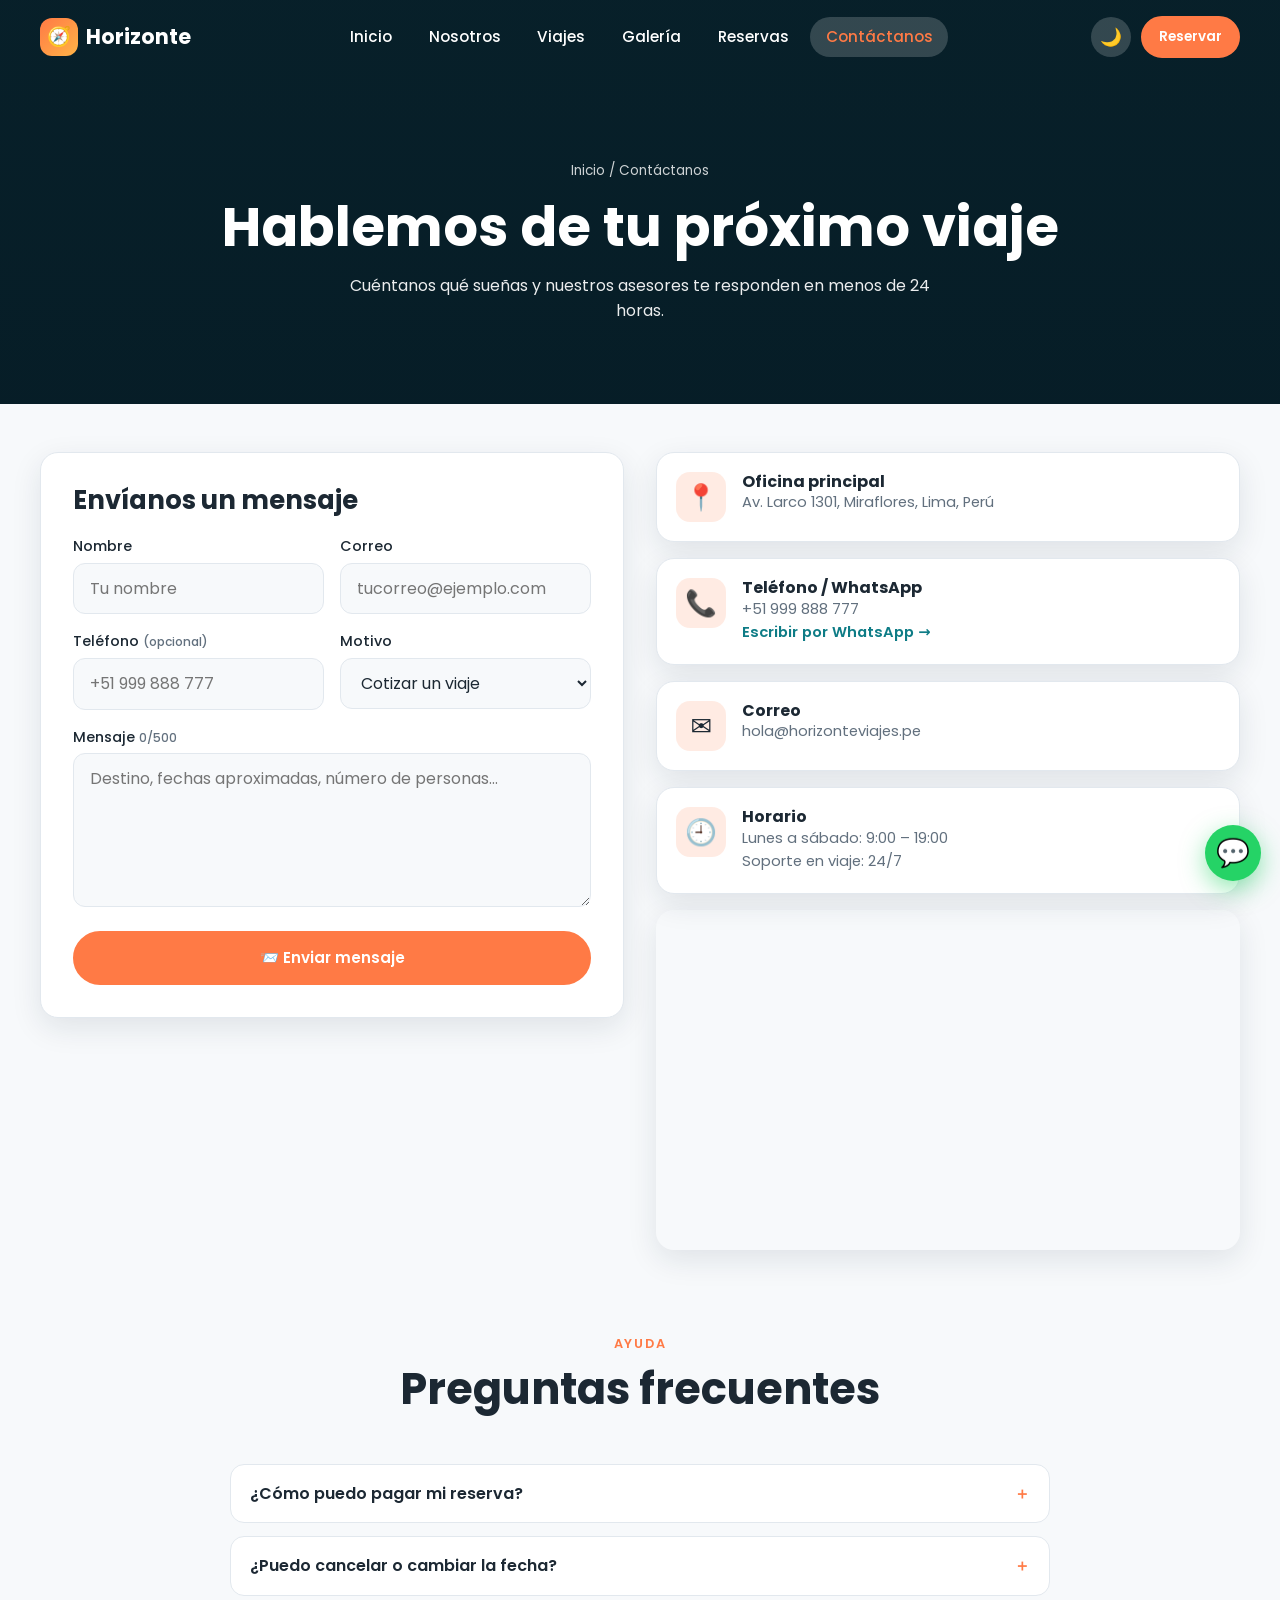
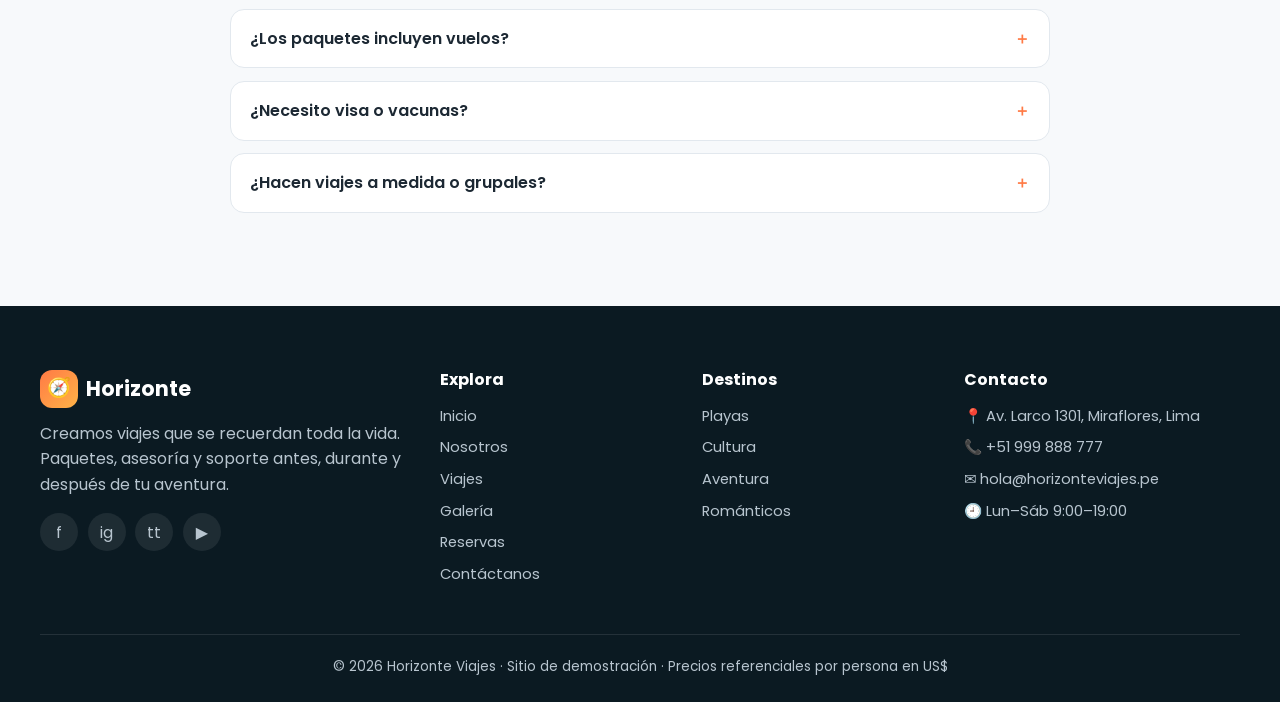
<file: contacto.html>
<!DOCTYPE html>
<html lang="es">
<head>
<meta charset="UTF-8">
<meta name="viewport" content="width=device-width, initial-scale=1">
<title>Contáctanos · Horizonte Viajes</title>
<meta name="description" content="Escríbenos o visítanos. Te ayudamos a planear tu viaje ideal.">
<link rel="preconnect" href="https://fonts.googleapis.com">
<link rel="preconnect" href="https://fonts.gstatic.com" crossorigin>
<link href="https://fonts.googleapis.com/css2?family=Poppins:wght@400;500;600;700&display=swap" rel="stylesheet">
<link rel="stylesheet" href="css/styles.css">
</head>
<body data-page="contacto.html">
<div id="site-header"></div>
<main>
  <section class="page-hero" style="background-image:url('https://images.unsplash.com/photo-1530521954074-e64f6810b32d?auto=format&fit=crop&w=1600&q=70')">
    <div class="container">
      <div class="crumbs"><a href="index.html">Inicio</a> / Contáctanos</div>
      <h1>Hablemos de tu próximo viaje</h1>
      <p>Cuéntanos qué sueñas y nuestros asesores te responden en menos de 24 horas.</p>
    </div>
  </section>
  <section style="padding-top:3rem">
    <div class="container grid" style="grid-template-columns:repeat(auto-fit,minmax(320px,1fr));gap:2rem;align-items:start">
      <div class="form-card reveal">
        <h2 style="font-size:1.6rem;margin-bottom:1.2rem">Envíanos un mensaje</h2>
        <form id="contactForm" novalidate>
          <div class="row">
            <div class="field"><label for="cn">Nombre</label><input id="cn" autocomplete="name" placeholder="Tu nombre"><div class="msg">Ingresa tu nombre.</div></div>
            <div class="field"><label for="ce">Correo</label><input id="ce" type="email" autocomplete="email" placeholder="tucorreo@ejemplo.com"><div class="msg">Correo inválido.</div></div>
          </div>
          <div class="row">
            <div class="field"><label for="ct">Teléfono <small style="color:var(--muted)">(opcional)</small></label><input id="ct" type="tel" placeholder="+51 999 888 777"></div>
            <div class="field"><label for="cs">Motivo</label>
              <select id="cs"><option>Cotizar un viaje</option><option>Viaje a medida</option><option>Grupos o empresas</option><option>Estado de mi reserva</option><option>Otro</option></select></div>
          </div>
          <div class="field"><label for="cm">Mensaje <small style="color:var(--muted)" id="cc">0/500</small></label>
            <textarea id="cm" rows="5" maxlength="500" placeholder="Destino, fechas aproximadas, número de personas..."></textarea><div class="msg">Escribe al menos 10 caracteres.</div></div>
          <button class="btn btn-block" type="submit">📨 Enviar mensaje</button>
        </form>
      </div>

      <div style="display:grid;gap:1rem" class="reveal">
        <div class="info-box"><div class="ic">📍</div><div><h4>Oficina principal</h4><p>Av. Larco 1301, Miraflores, Lima, Perú</p></div></div>
        <div class="info-box"><div class="ic">📞</div><div><h4>Teléfono / WhatsApp</h4><p>+51 999 888 777<br><a href="https://wa.me/51999888777" target="_blank" rel="noopener" style="color:var(--primary);font-weight:600">Escribir por WhatsApp →</a></p></div></div>
        <div class="info-box"><div class="ic">✉️</div><div><h4>Correo</h4><p>hola@horizonteviajes.pe</p></div></div>
        <div class="info-box"><div class="ic">🕘</div><div><h4>Horario</h4><p>Lunes a sábado: 9:00 – 19:00<br>Soporte en viaje: 24/7</p></div></div>
        <iframe class="map" title="Mapa de la oficina en Miraflores, Lima" loading="lazy"
          src="https://www.openstreetmap.org/export/embed.html?bbox=-77.0450%2C-12.1270%2C-77.0150%2C-12.1070&layer=mapnik&marker=-12.1170%2C-77.0300"></iframe>
      </div>
    </div>
  </section>
  <section style="padding-top:0">
    <div class="container" style="max-width:820px">
      <div class="section-head reveal"><span class="eyebrow">Ayuda</span><h2>Preguntas frecuentes</h2></div>
      <div id="faq"></div>
    </div>
  </section>
</main>
<div id="site-footer"></div>
<script src="js/data.js"></script>
<script src="js/main.js"></script>
<script src="js/contacto.js"></script>
</body>
</html>
</file>
<file: css/styles.css>
:root{
  --primary:#0e7c86; --primary-d:#0a5b63; --accent:#ff7a45; --accent-d:#e8602a;
  --bg:#f7f9fb; --surface:#ffffff; --text:#1c2833; --muted:#62707e; --border:#e2e8ee;
  --shadow:0 10px 30px rgba(15,40,60,.10); --shadow-lg:0 20px 50px rgba(15,40,60,.18);
  --radius:18px; --maxw:1200px;
  --font:'Poppins',system-ui,-apple-system,'Segoe UI',sans-serif;
}
[data-theme="dark"]{
  --bg:#0d1419; --surface:#16202a; --text:#e8eef3; --muted:#9aa9b6; --border:#243442;
  --shadow:0 10px 30px rgba(0,0,0,.4); --shadow-lg:0 20px 50px rgba(0,0,0,.55);
}
*{box-sizing:border-box;margin:0;padding:0}
html{scroll-behavior:smooth}
body{font-family:var(--font);background:var(--bg);color:var(--text);line-height:1.6;transition:background .3s,color .3s}
img{max-width:100%;display:block}
a{color:inherit;text-decoration:none}
ul{list-style:none}
button,input,select,textarea{font:inherit;color:inherit}
.container{width:min(100% - 2.4rem,var(--maxw));margin-inline:auto}
section{padding:5rem 0}
.section-head{text-align:center;max-width:680px;margin:0 auto 3rem}
.eyebrow{display:inline-block;color:var(--accent);font-weight:600;letter-spacing:.14em;text-transform:uppercase;font-size:.8rem;margin-bottom:.6rem}
h1,h2,h3,h4{line-height:1.2}
h2{font-size:clamp(1.8rem,3.4vw,2.7rem);margin-bottom:.8rem}
.section-head p{color:var(--muted)}
.grid{display:grid;gap:1.6rem}
.g3{grid-template-columns:repeat(auto-fill,minmax(310px,1fr))}
.g4{grid-template-columns:repeat(auto-fit,minmax(230px,1fr))}
.g2{grid-template-columns:repeat(auto-fit,minmax(320px,1fr))}

/* ===== buttons.css ===== */
.btn{display:inline-flex;align-items:center;justify-content:center;gap:.5rem;padding:.8rem 1.6rem;border-radius:999px;border:2px solid var(--accent);background:var(--accent);color:#fff;font-weight:600;cursor:pointer;transition:.25s;font-size:.95rem}
.btn:hover{background:var(--accent-d);border-color:var(--accent-d);transform:translateY(-2px);box-shadow:0 8px 20px rgba(255,122,69,.35)}
.btn-ghost{background:transparent;color:var(--text);border-color:var(--border)}
.btn-ghost:hover{background:var(--primary);border-color:var(--primary);color:#fff;box-shadow:none}
.btn-light{background:#fff;color:var(--primary-d);border-color:#fff}
.btn-light:hover{background:#fff;color:var(--accent);border-color:#fff}
.btn-sm{padding:.5rem 1rem;font-size:.85rem}
.btn-block{width:100%}
.btn:disabled{opacity:.5;cursor:not-allowed;transform:none;box-shadow:none}

/* ===== header.css ===== */
.header{position:fixed;inset:0 0 auto 0;z-index:100;transition:.3s;padding:1rem 0}
.header.scrolled,.header.solid{background:color-mix(in srgb,var(--surface) 92%,transparent);backdrop-filter:blur(12px);box-shadow:0 2px 20px rgba(0,0,0,.08);padding:.6rem 0}
.nav{display:flex;align-items:center;justify-content:space-between;gap:1rem}
.logo{display:flex;align-items:center;gap:.5rem;font-weight:700;font-size:1.3rem;color:#fff}
.logo span.ic{display:grid;place-items:center;width:38px;height:38px;border-radius:12px;background:linear-gradient(135deg,var(--accent),#ffb347);font-size:1.2rem}
.header.scrolled .logo,.header.solid .logo{color:var(--text)}
.nav-links{display:flex;align-items:center;gap:.4rem}
.nav-links a{padding:.5rem .95rem;border-radius:999px;color:#fff;font-weight:500;font-size:.95rem;transition:.2s}
.header.scrolled .nav-links a,.header.solid .nav-links a{color:var(--text)}
.nav-links a:hover,.nav-links a.active{background:rgba(255,255,255,.18);color:var(--accent)}
.header.scrolled .nav-links a:hover,.header.scrolled .nav-links a.active,.header.solid .nav-links a:hover,.header.solid .nav-links a.active{background:color-mix(in srgb,var(--accent) 12%,transparent)}
.nav-actions{display:flex;align-items:center;gap:.6rem}
.icon-btn{width:40px;height:40px;border-radius:50%;border:none;background:rgba(255,255,255,.18);color:#fff;cursor:pointer;font-size:1.1rem;display:grid;place-items:center;transition:.2s}
.header.scrolled .icon-btn,.header.solid .icon-btn{background:var(--bg);color:var(--text)}
.icon-btn:hover{transform:scale(1.08)}
.burger{display:none}
@media(max-width:900px){
  .burger{display:grid}
  .nav-links{position:fixed;inset:0 0 0 auto;width:min(80vw,320px);background:var(--surface);flex-direction:column;align-items:stretch;padding:5rem 1.5rem;transform:translateX(100%);transition:.3s;box-shadow:var(--shadow-lg)}
  .nav-links.open{transform:none}
  .nav-links a{color:var(--text)!important;font-size:1.05rem}
  .nav-cta{display:none}
}

/* ===== hero.css =====*/
.hero{position:relative;min-height:100vh;display:flex;align-items:center;color:#fff;padding:7rem 0 5rem;background:#0b2a33 center/cover no-repeat;overflow:hidden}
.hero::before{content:"";position:absolute;inset:0;background:linear-gradient(180deg,rgba(5,25,35,.55),rgba(5,25,35,.35) 45%,rgba(5,25,35,.8))}
.hero-slides{position:absolute;inset:0}
.hero-slides div{position:absolute;inset:0;background-size:cover;background-position:center;opacity:0;transition:opacity 1.6s;transform:scale(1.05)}
.hero-slides div.on{opacity:1;animation:kb 12s linear forwards}
@keyframes kb{to{transform:scale(1.15)}}
.hero .container{position:relative;z-index:2}
.hero h1{font-size:clamp(2.3rem,6vw,4.4rem);max-width:800px;margin-bottom:1rem;text-shadow:0 4px 24px rgba(0,0,0,.4)}
.hero h1 em{font-style:normal;color:#ffb347}
.hero p.lead{font-size:clamp(1rem,1.6vw,1.25rem);max-width:600px;opacity:.95;margin-bottom:2rem}
.search-box{display:grid;grid-template-columns:repeat(auto-fit,minmax(170px,1fr));gap:.8rem;background:var(--surface);color:var(--text);padding:1rem;border-radius:22px;box-shadow:var(--shadow-lg);max-width:900px;margin-top:2.2rem}
.search-box label{display:block;font-size:.72rem;font-weight:600;color:var(--muted);text-transform:uppercase;letter-spacing:.08em;margin-bottom:.2rem}
.search-box select,.search-box input{width:100%;padding:.65rem .8rem;border:1.5px solid var(--border);border-radius:12px;background:var(--bg)}
.search-box .btn{align-self:end;height:46px}
.hero-dots{position:absolute;bottom:1.6rem;left:50%;transform:translateX(-50%);display:flex;gap:.5rem;z-index:3}
.hero-dots button{width:10px;height:10px;border-radius:50%;border:none;background:rgba(255,255,255,.5);cursor:pointer}
.hero-dots button.on{background:var(--accent);width:28px;border-radius:6px}
.page-hero{position:relative;padding:10rem 0 5rem;color:#fff;text-align:center;background:#0b2a33 center/cover}
.page-hero::before{content:"";position:absolute;inset:0;background:linear-gradient(180deg,rgba(5,25,35,.6),rgba(5,25,35,.75))}
.page-hero .container{position:relative}
.page-hero h1{font-size:clamp(2rem,5vw,3.4rem)}
.page-hero p{max-width:620px;margin:.8rem auto 0;opacity:.92}
.crumbs{font-size:.85rem;opacity:.8;margin-bottom:.8rem}

/* ===== stats-features.css =====*/
.stats{background:linear-gradient(135deg,var(--primary),var(--primary-d));color:#fff;padding:3rem 0}
.stat{text-align:center}
.stat b{display:block;font-size:2.6rem;line-height:1.1}
.stat span{opacity:.85;font-size:.95rem}
.feature{background:var(--surface);padding:2rem 1.6rem;border-radius:var(--radius);box-shadow:var(--shadow);text-align:center;transition:.3s;border:1px solid var(--border)}
.feature:hover{transform:translateY(-8px);box-shadow:var(--shadow-lg)}
.feature .ic{width:64px;height:64px;margin:0 auto 1rem;border-radius:20px;display:grid;place-items:center;font-size:1.9rem;background:color-mix(in srgb,var(--primary) 14%,transparent)}
.feature p{color:var(--muted);font-size:.93rem;margin-top:.4rem}

/* ===== cards.css ===== */
.card{background:var(--surface);border-radius:var(--radius);overflow:hidden;box-shadow:var(--shadow);transition:.35s;border:1px solid var(--border);display:flex;flex-direction:column}
.card:hover{transform:translateY(-8px);box-shadow:var(--shadow-lg)}
.card-img{position:relative;aspect-ratio:4/3;overflow:hidden;background:linear-gradient(135deg,#0e7c86,#ffb347)}
.card-img img{width:100%;height:100%;object-fit:cover;transition:transform .7s}
.card:hover .card-img img{transform:scale(1.1)}
.badge{position:absolute;top:12px;left:12px;background:var(--accent);color:#fff;font-weight:600;font-size:.78rem;padding:.3rem .75rem;border-radius:999px}
.badge.alt{background:var(--primary)}
.fav{position:absolute;top:10px;right:10px;width:38px;height:38px;border-radius:50%;border:none;background:rgba(255,255,255,.92);cursor:pointer;font-size:1.1rem;color:#aaa;transition:.2s}
.fav:hover{transform:scale(1.15)}
.fav.on{color:#e8334a}
.rating{position:absolute;bottom:12px;left:12px;background:rgba(0,0,0,.6);color:#fff;font-size:.8rem;padding:.2rem .6rem;border-radius:999px;backdrop-filter:blur(4px)}
.card-body{padding:1.2rem 1.3rem 1.4rem;display:flex;flex-direction:column;gap:.5rem;flex:1}
.meta{font-size:.82rem;color:var(--muted);display:flex;gap:.8rem;flex-wrap:wrap}
.card-body p{color:var(--muted);font-size:.9rem;flex:1}
.card-foot{display:flex;align-items:center;justify-content:space-between;gap:.5rem;margin-top:.6rem;flex-wrap:wrap}
.price small{display:block;font-size:.7rem;color:var(--muted);line-height:1}
.price b{font-size:1.5rem;color:var(--primary)}
.price s{font-size:.85rem;color:var(--muted);margin-left:.3rem}
.card-actions{display:flex;gap:.4rem}

/* ===== deals-steps.css ===== */
.deal{background:linear-gradient(120deg,var(--primary-d),var(--primary) 55%,#17a2b0);color:#fff;border-radius:28px;padding:3rem;display:grid;grid-template-columns:1.2fr 1fr;gap:2rem;align-items:center;position:relative;overflow:hidden}
.deal::after{content:"✈";position:absolute;right:-20px;top:-40px;font-size:15rem;opacity:.07;transform:rotate(15deg)}
.deal h2{color:#fff}
.countdown{display:flex;gap:.8rem}
.countdown div{background:rgba(255,255,255,.16);border-radius:16px;padding:.8rem 1rem;text-align:center;min-width:72px;backdrop-filter:blur(6px)}
.countdown b{display:block;font-size:1.9rem;line-height:1}
.countdown span{font-size:.72rem;text-transform:uppercase;letter-spacing:.08em}
@media(max-width:800px){.deal{grid-template-columns:1fr;padding:2rem}}
.steps{counter-reset:s}
.step-card{position:relative;padding:2rem 1.5rem 1.6rem;background:var(--surface);border-radius:var(--radius);border:1px solid var(--border);box-shadow:var(--shadow)}
.step-card::before{counter-increment:s;content:counter(s);position:absolute;top:-18px;left:1.4rem;width:40px;height:40px;border-radius:50%;background:var(--accent);color:#fff;display:grid;place-items:center;font-weight:700}
.step-card p{color:var(--muted);font-size:.92rem}

/* ===== testimonials-cta.css ===== */
.slider{position:relative;max-width:820px;margin:auto;overflow:hidden}
.slides{display:flex;transition:transform .6s cubic-bezier(.65,0,.35,1)}
.slide{min-width:100%;padding:.5rem}
.quote{background:var(--surface);border-radius:var(--radius);padding:2.2rem;box-shadow:var(--shadow);border:1px solid var(--border);text-align:center}
.quote p{font-size:1.1rem;font-style:italic;margin-bottom:1.2rem}
.quote .who{display:flex;align-items:center;justify-content:center;gap:.8rem}
.quote .av{width:52px;height:52px;border-radius:50%;object-fit:cover;background:var(--primary)}
.stars{color:#ffb400;letter-spacing:2px}
.slider-nav{display:flex;justify-content:center;gap:.5rem;margin-top:1.2rem}
.slider-nav button{width:10px;height:10px;border-radius:50%;border:none;background:var(--border);cursor:pointer}
.slider-nav button.on{background:var(--accent);width:28px;border-radius:6px}
.cta{background:#0b2a33 center/cover;color:#fff;position:relative;text-align:center;border-radius:28px;padding:4rem 2rem;overflow:hidden}
.cta::before{content:"";position:absolute;inset:0;background:rgba(5,25,35,.65)}
.cta>*{position:relative}
.newsletter{display:flex;gap:.6rem;max-width:520px;margin:1.5rem auto 0;flex-wrap:wrap;justify-content:center}
.newsletter input{flex:1;min-width:220px;padding:.85rem 1.2rem;border-radius:999px;border:none;background:#fff;color:#222}

/* ===== filters.css ===== */
.filters{background:var(--surface);border:1px solid var(--border);border-radius:var(--radius);padding:1.2rem;box-shadow:var(--shadow);display:grid;grid-template-columns:2fr repeat(3,1fr);gap:1rem;margin-bottom:1.4rem;align-items:end}
.filters label{font-size:.72rem;font-weight:600;text-transform:uppercase;letter-spacing:.08em;color:var(--muted);display:block;margin-bottom:.25rem}
.filters input,.filters select{width:100%;padding:.65rem .8rem;border-radius:12px;border:1.5px solid var(--border);background:var(--bg)}
@media(max-width:850px){.filters{grid-template-columns:1fr 1fr}}
.chips{display:flex;flex-wrap:wrap;gap:.5rem;margin-bottom:1.6rem}
.chip{padding:.45rem 1.1rem;border-radius:999px;border:1.5px solid var(--border);background:var(--surface);cursor:pointer;font-size:.88rem;font-weight:500;transition:.2s}
.chip.on,.chip:hover{background:var(--primary);color:#fff;border-color:var(--primary)}
.result-bar{display:flex;justify-content:space-between;align-items:center;margin-bottom:1rem;color:var(--muted);font-size:.92rem;flex-wrap:wrap;gap:.5rem}
.empty{text-align:center;padding:4rem 1rem;color:var(--muted);grid-column:1/-1}

/* ===== modal-lightbox.css ===== */
.overlay{position:fixed;inset:0;background:rgba(5,15,22,.75);backdrop-filter:blur(4px);z-index:300;display:none;align-items:center;justify-content:center;padding:1rem}
.overlay.open{display:flex;animation:fade .25s}
@keyframes fade{from{opacity:0}}
.modal{background:var(--surface);border-radius:24px;max-width:900px;width:100%;max-height:92vh;overflow:auto;position:relative;display:grid;grid-template-columns:1fr 1fr}
.modal-img{min-height:320px;background:center/cover}
.modal-body{padding:2rem}
.modal-body ul.inc{margin:1rem 0;display:grid;gap:.4rem;font-size:.93rem}
.modal-body ul.inc li::before{content:"✔";color:var(--primary);margin-right:.5rem;font-weight:700}
.close{position:absolute;top:12px;right:12px;width:40px;height:40px;border-radius:50%;border:none;background:rgba(0,0,0,.55);color:#fff;font-size:1.2rem;cursor:pointer;z-index:2}
@media(max-width:760px){.modal{grid-template-columns:1fr}.modal-img{min-height:220px}}
.lightbox img{max-width:92vw;max-height:84vh;border-radius:16px;box-shadow:var(--shadow-lg)}
.lightbox .cap{position:absolute;bottom:1.4rem;left:0;right:0;text-align:center;color:#fff;font-weight:500}
.lb-nav{position:absolute;top:50%;transform:translateY(-50%);width:48px;height:48px;border-radius:50%;border:none;background:rgba(255,255,255,.2);color:#fff;font-size:1.4rem;cursor:pointer}
.lb-prev{left:1rem}.lb-next{right:1rem}


/* ===== gallery.css ===== */
.masonry{columns:4 240px;column-gap:1rem}
.m-item{position:relative;margin-bottom:1rem;border-radius:16px;overflow:hidden;cursor:zoom-in;break-inside:avoid;background:linear-gradient(135deg,#0e7c86,#ffb347);min-height:140px}
.m-item img{width:100%;transition:transform .6s}
.m-item:hover img{transform:scale(1.08)}
.m-item span{position:absolute;inset:auto 0 0 0;padding:1.5rem .9rem .7rem;color:#fff;font-weight:600;background:linear-gradient(transparent,rgba(0,0,0,.75));opacity:0;transition:.3s}
.m-item:hover span{opacity:1}

/* ===== forms.css ===== */
.form-card{background:var(--surface);border:1px solid var(--border);border-radius:var(--radius);padding:2rem;box-shadow:var(--shadow)}
.field{margin-bottom:1rem}
.field label{display:block;font-weight:500;font-size:.9rem;margin-bottom:.3rem}
.field input,.field select,.field textarea{width:100%;padding:.75rem 1rem;border-radius:12px;border:1.5px solid var(--border);background:var(--bg);transition:.2s}
.field input:focus,.field select:focus,.field textarea:focus{outline:none;border-color:var(--primary);box-shadow:0 0 0 4px color-mix(in srgb,var(--primary) 18%,transparent)}
.field.err input,.field.err select,.field.err textarea{border-color:#e8334a}
.field .msg{display:none;color:#e8334a;font-size:.8rem;margin-top:.25rem}
.field.err .msg{display:block}
.row{display:grid;grid-template-columns:1fr 1fr;gap:1rem}
@media(max-width:600px){.row{grid-template-columns:1fr}}
.info-box{display:flex;gap:1rem;align-items:flex-start;padding:1.2rem;background:var(--surface);border:1px solid var(--border);border-radius:var(--radius);box-shadow:var(--shadow)}
.info-box .ic{font-size:1.6rem;width:50px;height:50px;border-radius:14px;display:grid;place-items:center;background:color-mix(in srgb,var(--accent) 15%,transparent);flex-shrink:0}
.info-box p{color:var(--muted);font-size:.92rem}
.map{border:0;width:100%;height:340px;border-radius:var(--radius);box-shadow:var(--shadow)}
details{background:var(--surface);border:1px solid var(--border);border-radius:14px;padding:1rem 1.2rem;margin-bottom:.8rem}
details summary{cursor:pointer;font-weight:600;list-style:none;display:flex;justify-content:space-between}
details summary::after{content:"＋";color:var(--accent)}
details[open] summary::after{content:"－"}
details p{margin-top:.7rem;color:var(--muted)}

/* ===== booking.css ===== */
.booking{display:grid;grid-template-columns:1.6fr 1fr;gap:2rem;align-items:start}
@media(max-width:960px){.booking{grid-template-columns:1fr}}
.progress{display:flex;justify-content:space-between;margin-bottom:2rem;position:relative}
.progress::before{content:"";position:absolute;top:19px;left:5%;right:5%;height:3px;background:var(--border)}
.pstep{position:relative;text-align:center;flex:1;font-size:.78rem;color:var(--muted)}
.pstep i{display:grid;place-items:center;width:40px;height:40px;margin:0 auto .3rem;border-radius:50%;background:var(--surface);border:3px solid var(--border);font-style:normal;font-weight:700;position:relative;z-index:1;transition:.3s}
.pstep.on i{border-color:var(--accent);color:var(--accent)}
.pstep.done i{background:var(--primary);border-color:var(--primary);color:#fff}
.wstep{display:none;animation:fade .35s}
.wstep.on{display:block}
.wnav{display:flex;justify-content:space-between;gap:1rem;margin-top:1.5rem}
.counter{display:flex;align-items:center;gap:.8rem}
.counter button{width:38px;height:38px;border-radius:50%;border:1.5px solid var(--border);background:var(--bg);cursor:pointer;font-size:1.2rem}
.counter button:hover{background:var(--primary);color:#fff;border-color:var(--primary)}
.counter b{min-width:24px;text-align:center}
.opt-grid{display:grid;grid-template-columns:repeat(auto-fit,minmax(200px,1fr));gap:.8rem}
.opt{border:2px solid var(--border);border-radius:14px;padding:1rem;cursor:pointer;transition:.2s;display:flex;gap:.7rem;align-items:flex-start;background:var(--bg)}
.opt:has(input:checked){border-color:var(--accent);background:color-mix(in srgb,var(--accent) 8%,transparent)}
.opt input{accent-color:var(--accent);margin-top:.3rem}
.opt small{display:block;color:var(--muted)}
.summary{position:sticky;top:90px;background:var(--surface);border:1px solid var(--border);border-radius:var(--radius);box-shadow:var(--shadow);overflow:hidden}
.summary img{width:100%;aspect-ratio:16/9;object-fit:cover;background:linear-gradient(135deg,#0e7c86,#ffb347)}
.summary .in{padding:1.3rem}
.line{display:flex;justify-content:space-between;padding:.35rem 0;font-size:.92rem;color:var(--muted)}
.line.total{border-top:2px dashed var(--border);margin-top:.5rem;padding-top:.8rem;color:var(--text);font-weight:700;font-size:1.2rem}
.line.total b{color:var(--primary)}
.coupon{display:flex;gap:.5rem;margin-top:.8rem}
.coupon input{flex:1;padding:.55rem .8rem;border:1.5px solid var(--border);border-radius:10px;background:var(--bg);text-transform:uppercase}
.success{text-align:center;padding:2rem 1rem}
.success .check{width:90px;height:90px;border-radius:50%;background:var(--primary);color:#fff;font-size:2.8rem;display:grid;place-items:center;margin:0 auto 1rem;animation:pop .5s}
@keyframes pop{from{transform:scale(0)}}
.code{display:inline-block;font-family:monospace;font-size:1.5rem;letter-spacing:.2em;background:var(--bg);border:2px dashed var(--accent);padding:.6rem 1.4rem;border-radius:14px;margin:1rem 0}
.ticket{text-align:left;background:var(--bg);border-radius:14px;padding:1.2rem;margin:1rem auto;max-width:440px}
table.res{width:100%;border-collapse:collapse;font-size:.9rem}
table.res td,table.res th{padding:.6rem;border-bottom:1px solid var(--border);text-align:left}

/* ===== about.css ===== */
.team{text-align:center}
.team img{width:140px;height:140px;border-radius:50%;object-fit:cover;margin:0 auto 1rem;border:4px solid var(--surface);box-shadow:var(--shadow);background:var(--primary)}
.team small{color:var(--accent);font-weight:600}
.timeline{position:relative;max-width:760px;margin:auto;padding-left:2rem;border-left:3px solid var(--border)}
.tl{position:relative;margin-bottom:2rem}
.tl::before{content:"";position:absolute;left:calc(-2rem - 9px);top:.3rem;width:15px;height:15px;border-radius:50%;background:var(--accent);box-shadow:0 0 0 5px color-mix(in srgb,var(--accent) 25%,transparent)}
.tl b{color:var(--primary)}
.split{display:grid;grid-template-columns:1fr 1fr;gap:3rem;align-items:center}
.split img{border-radius:28px;box-shadow:var(--shadow-lg);aspect-ratio:4/3;object-fit:cover;width:100%;background:linear-gradient(135deg,#0e7c86,#ffb347)}
@media(max-width:800px){.split{grid-template-columns:1fr}}

/* ===== footer.css =====*/
.footer{background:#0b1a22;color:#b8c5cf;padding:4rem 0 1.5rem}
.footer .logo{color:#fff;margin-bottom:.8rem}
.fgrid{display:grid;grid-template-columns:1.6fr 1fr 1fr 1.2fr;gap:2rem}
@media(max-width:850px){.fgrid{grid-template-columns:1fr 1fr}}
.footer h4{color:#fff;margin-bottom:1rem}
.footer li{margin-bottom:.5rem;font-size:.92rem}
.footer a:hover{color:var(--accent)}
.social{display:flex;gap:.6rem;margin-top:1rem}
.social a{width:38px;height:38px;border-radius:50%;background:rgba(255,255,255,.08);display:grid;place-items:center}
.social a:hover{background:var(--accent);color:#fff}
.copy{border-top:1px solid rgba(255,255,255,.1);margin-top:2.5rem;padding-top:1.3rem;text-align:center;font-size:.85rem}

/* ===== utilities.css =====*/
.reveal{opacity:0;transform:translateY(30px);transition:opacity .7s,transform .7s}
.reveal.in{opacity:1;transform:none}
.toast{position:fixed;bottom:1.5rem;left:50%;transform:translate(-50%,120px);background:var(--text);color:var(--bg);padding:.9rem 1.5rem;border-radius:14px;z-index:400;transition:.4s;box-shadow:var(--shadow-lg);max-width:92vw}
.toast.show{transform:translate(-50%,0)}
.whatsapp{position:fixed;right:1.2rem;bottom:1.2rem;z-index:90;width:56px;height:56px;border-radius:50%;background:#25d366;color:#fff;display:grid;place-items:center;font-size:1.7rem;box-shadow:0 8px 24px rgba(37,211,102,.5);transition:.3s}
.whatsapp:hover{transform:scale(1.1)}
.totop{position:fixed;right:1.4rem;bottom:5.2rem;z-index:90;width:44px;height:44px;border-radius:50%;border:none;background:var(--primary);color:#fff;cursor:pointer;opacity:0;pointer-events:none;transition:.3s}
.totop.show{opacity:1;pointer-events:auto}
@media (prefers-reduced-motion:reduce){*{animation:none!important;transition:none!important}.reveal{opacity:1;transform:none}}
</file>
